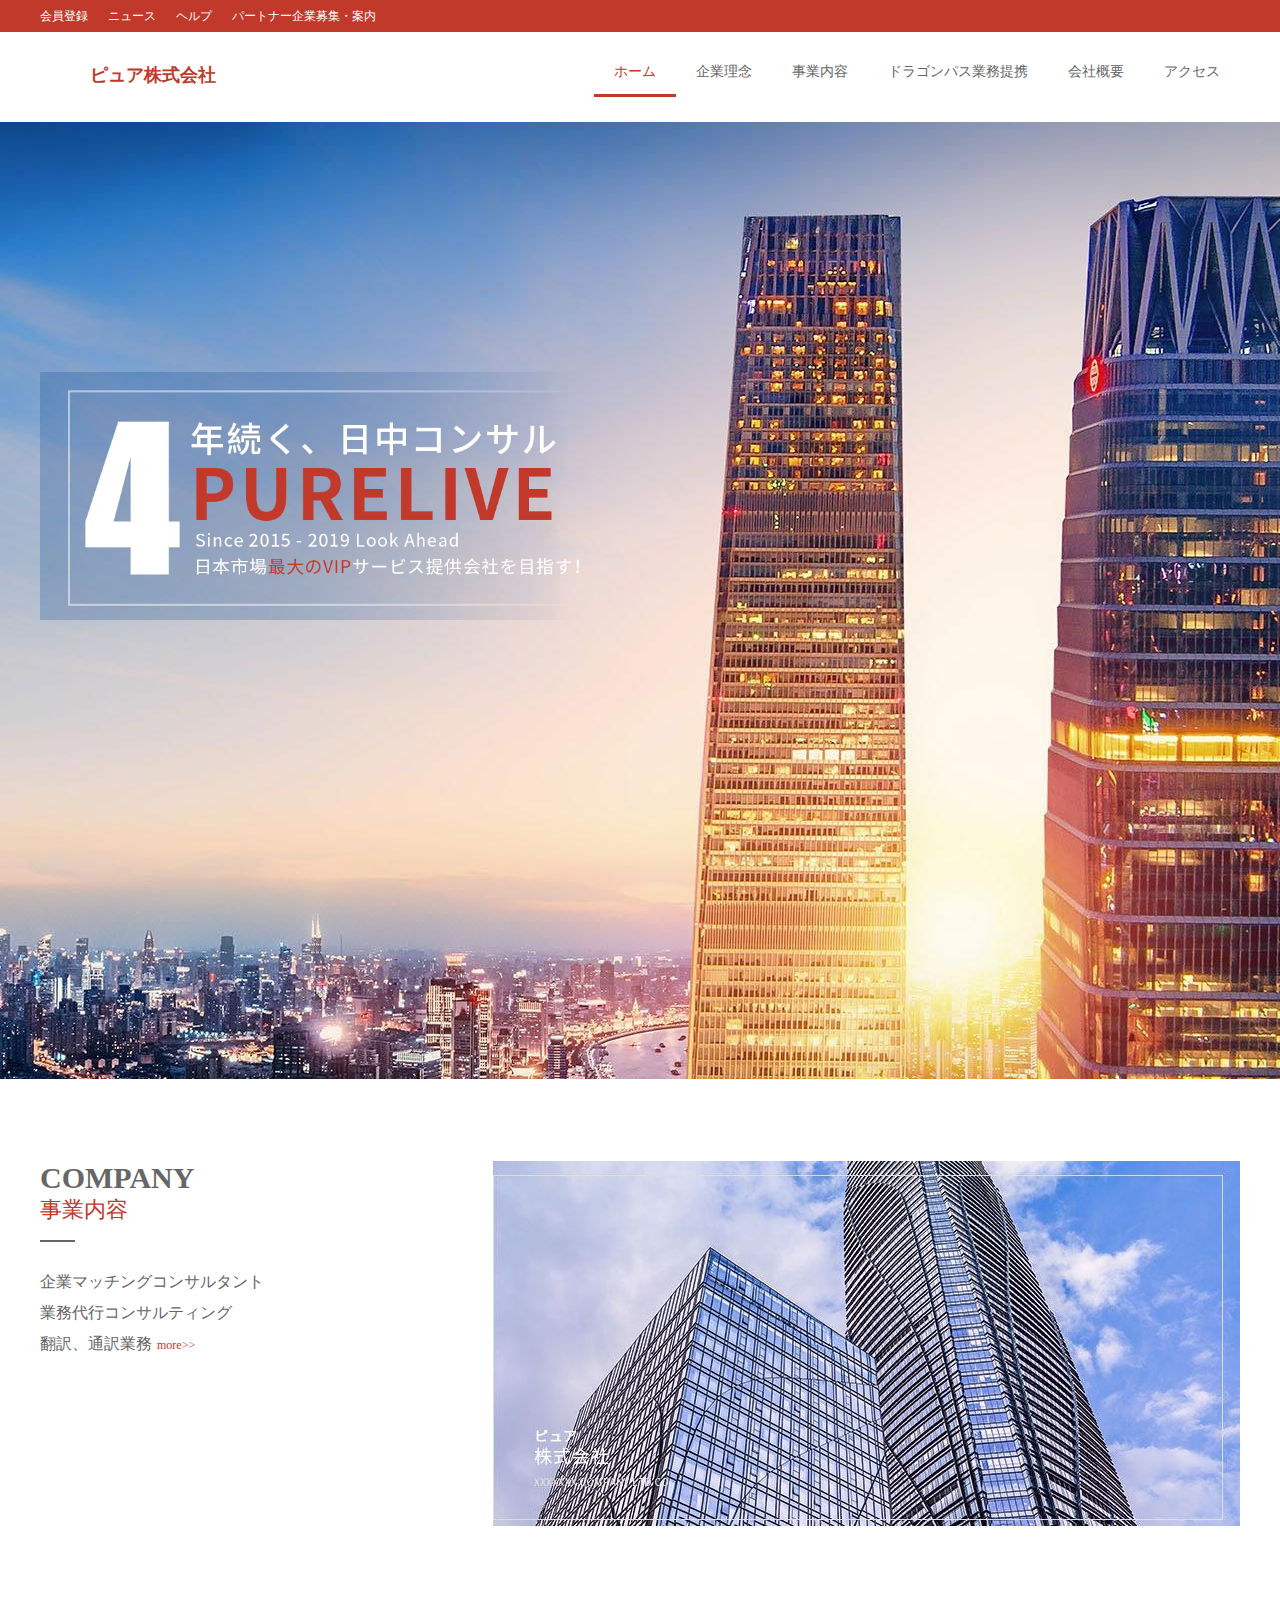
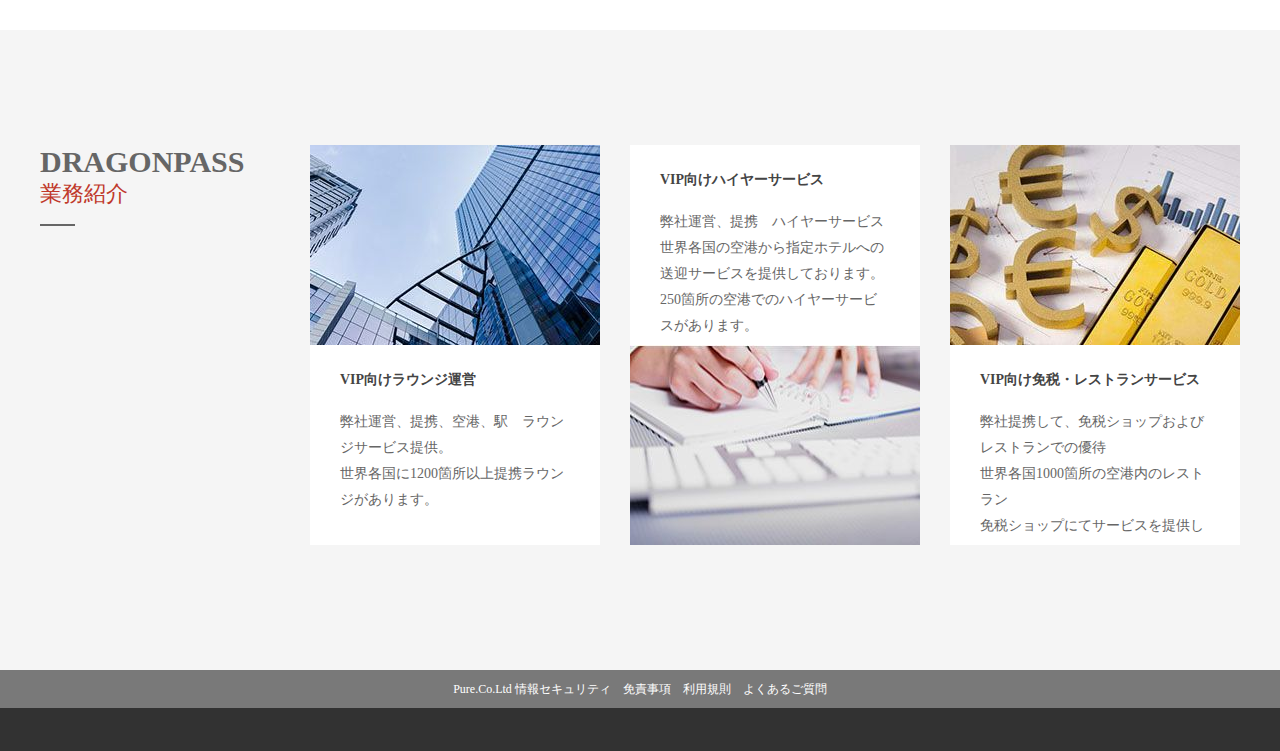
<file: index.html>
<!DOCTYPE html>
<html lang="en">

<head>
  <meta charset="UTF-8">
  <meta name="viewport" content="width=device-width,initial-scale=1.0,maximum-scale=1,user-scalable=no" />
  <meta name="format-detection" content="telephone=no,email=no" />
  <meta http-equiv="X-UA-Compatible" content="ie=edge">
  <title>ピュア株式会社</title>
  <link rel="shortcut icon" href="favicon.ico" />
  <link rel="stylesheet" href="base/css/common.css">
  <link rel="stylesheet" href="base/css/page.css">
</head>

<body>
  <div class="flex">
    <div class="top_bg">
      <div class="wd1200">
        <a href="javascript:;" class="top_a left">会員登録</a>
        <a href="javascript:;" class="top_a left">ニュース</a>
        <a href="javascript:;" class="top_a left">ヘルプ</a>
        <a href="javascript:;" class="top_a left">パートナー企業募集・案内</a>
      </div>
    </div>
    <div class="bg_white">
      <div class="head wd1200">
        <div class="log left">
          <h1>ピュア株式会社</h1>
        </div>
        <ul class="nav right">
          <li><a href="index.html" class="active">ホーム</a></li>
          <li><a href="concept.html">企業理念</a></li>
          <li><a href="company.html">事業内容</a></li>
          <li><a href="partners.html">ドラゴンパス業務提携</a></li>
          <li><a href="about.html">会社概要</a></li>
          <li><a href="contact.html">アクセス</a></li>
        </ul>
      </div>
    </div>
  </div>

  <div class="banner top_kong">
    <div class="wd1200 top_kong_bg">
      <img src="base/img/index-text.png" class="index-text" alt="">
    </div>
  </div>
  <div class="about wd1200">
    <div class="about_left left">
      <h2 class="about_h2_eng">COMPANY</h2>
      <p class="about_h2">事業内容</p>
      <div class="about_xian"></div>
      <p class="about_text">企業マッチングコンサルタント</p>
      <p class="about_text">業務代行コンサルティング </p>
      <p class="about_text">翻訳、通訳業務<a href="company.html" class="about_text_a">more>></a></p>
    </div>
    <div class="about_right right">
      <img src="base/img/about.jpg" />
    </div>
  </div>
  <div class="business_bj">
    <div class="business wd1200">
      <div class="business_left left">
        <h2 class="about_h2_eng">DRAGONPASS</h2>
        <p class="about_h2">業務紹介</p>
        <div class="about_xian"></div>
      </div>
      <div class="business_right right">
        <ul class="business_ul">
          <li>
            <img src="base/img/business1.jpg" alt="" />
            <div class="business_div">
              <h3>VIP向けラウンジ運営</h3>
              <p>弊社運営、提携、空港、駅　ラウンジサービス提供。</p>
              <p>世界各国に1200箇所以上提携ラウンジがあります。</p>
            </div>
          </li>
          <li class="active">
            <div class="business_div">
              <h3>VIP向けハイヤーサービス</h3>
              <p>弊社運営、提携　ハイヤーサービス</p>
              <p>世界各国の空港から指定ホテルへの送迎サービスを提供しております。</p>
              <p>250箇所の空港でのハイヤーサービスがあります。</p>
            </div>
            <img src="base/img/business2.jpg" alt="" />
          </li>
          <li>
            <a href="partners.html">
              <img src="base/img/business3.jpg" alt="" />
              <div class="business_div">
                <h3>VIP向け免税・レストランサービス</h3>
                <p>弊社提携して、免税ショップおよびレストランでの優待</p>
                <p>世界各国1000箇所の空港内のレストラン</p>
                <p>免税ショップにてサービスを提供しております。</p>
              </div>
            </a>
          </li>
        </ul>
      </div>
    </div>
  </div>
  <div class="foot_bg">
    <div class="foot wd1200">
      <p style='text-align: center'>Pure.Co.Ltd 情報セキュリティ　免責事項　利用規則　よくあるご質問</p>
    </div>
  </div>
  <div class="foot_info"></div>
</body>

</html>
</file>
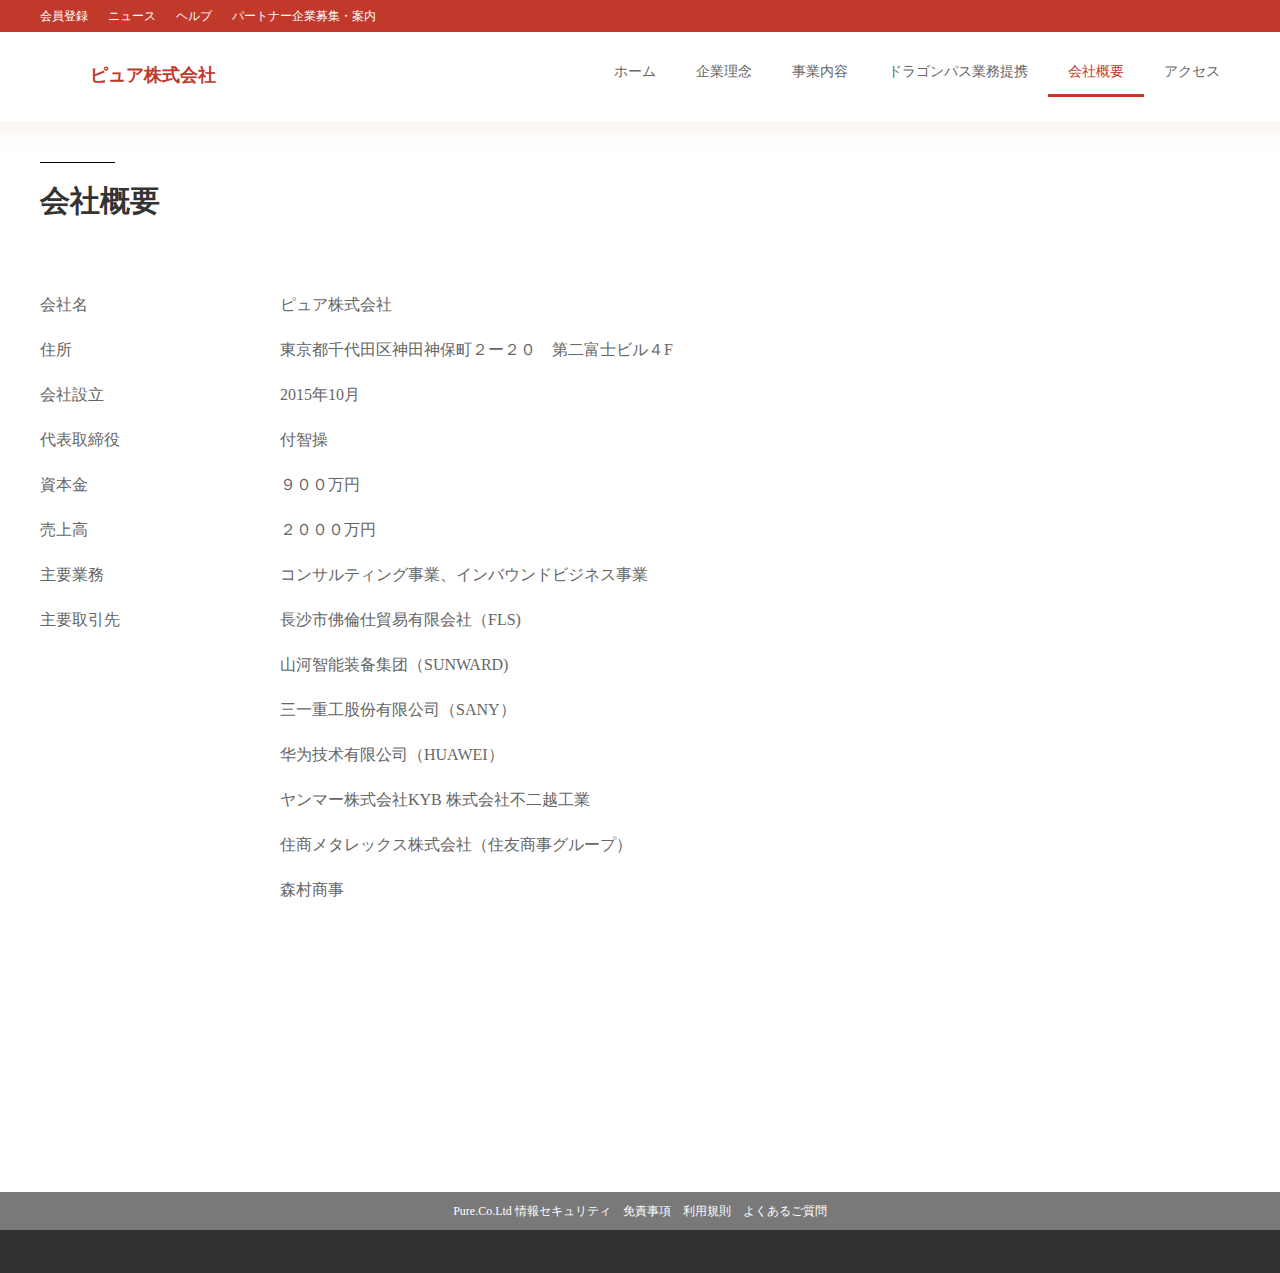
<file: about.html>
<!DOCTYPE html>
<html lang="en">

<head>
  <meta charset="UTF-8">
  <meta name="viewport" content="width=S, initial-scale=1.0">
  <meta http-equiv="X-UA-Compatible" content="ie=edge">
  <title>ピュア株式会社</title>
  <link rel="shortcut icon" href="favicon.ico" />
  <link rel="stylesheet" href="base/css/common.css">
  <link rel="stylesheet" href="base/css/page.css">
</head>

<body>
  <div class="flex">
    <div class="top_bg">
      <div class="wd1200">
        <a href="javascript:;" class="top_a left">会員登録</a>
        <a href="javascript:;" class="top_a left">ニュース</a>
        <a href="javascript:;" class="top_a left">ヘルプ</a>
        <a href="javascript:;" class="top_a left">パートナー企業募集・案内</a>
      </div>
    </div>
    <div class="bg_white">
      <div class="head wd1200">
        <div class="log left">
          <h1>ピュア株式会社</h1>
        </div>
        <ul class="nav right">
          <li><a href="index.html">ホーム</a></li>
          <li><a href="concept.html">企業理念</a></li>
          <li><a href="company.html">事業内容</a></li>
          <li><a href="partners.html">ドラゴンパス業務提携</a></li>
          <li><a href="about.html" class="active">会社概要</a></li>
          <li><a href="contact.html">アクセス</a></li>
        </ul>
      </div>
    </div>
  </div>
  <div class="contact_bg top_kong">
    <div class="contact wd1200">
      <div class="contact_xian"></div>
      <h1 class="contact_h1">会社概要</h1>
      <div class="about_box wd1200">
        <div class="about_box_item">
          <p class="about_box_item_title">会社名</p>
          <p class="about_box_item_contain">ピュア株式会社</p>
        </div>
        <div class="about_box_item">
          <p class="about_box_item_title">住所</p>
          <p class="about_box_item_contain">東京都千代田区神田神保町２ー２０　第二富士ビル４F</p>
        </div>
        <div class="about_box_item">
          <p class="about_box_item_title">会社設立</p>
          <p class="about_box_item_contain">2015年10月</p>
        </div>
        <div class="about_box_item">
          <p class="about_box_item_title">代表取締役</p>
          <p class="about_box_item_contain">付智操</p>
        </div>
        <div class="about_box_item">
          <p class="about_box_item_title">資本金</p>
          <p class="about_box_item_contain">９００万円</p>
        </div>
        <div class="about_box_item">
          <p class="about_box_item_title">売上高</p>
          <p class="about_box_item_contain">２０００万円</p>
        </div>
        <div class="about_box_item">
          <p class="about_box_item_title">主要業務</p>
          <p class="about_box_item_contain">コンサルティング事業、インバウンドビジネス事業</p>
        </div>
        <div class="about_box_item">
          <p class="about_box_item_title">主要取引先</p>
          <p class="about_box_item_contain">長沙市佛倫仕貿易有限会社（FLS)</p>
        </div>
        <div class="about_box_item">
          <p class="about_box_item_title">&nbsp;</p>
          <p class="about_box_item_contain">山河智能装备集团（SUNWARD)</p>
        </div>
        <div class="about_box_item">
          <p class="about_box_item_title">&nbsp;</p>
          <p class="about_box_item_contain">三一重工股份有限公司（SANY）</p>
        </div>
        <div class="about_box_item">
          <p class="about_box_item_title">&nbsp;</p>
          <p class="about_box_item_contain">华为技术有限公司（HUAWEI）</p>
        </div>
        <div class="about_box_item">
          <p class="about_box_item_title">&nbsp;</p>
          <p class="about_box_item_contain">ヤンマー株式会社KYB 株式会社不二越工業</p>
        </div>
        <div class="about_box_item">
          <p class="about_box_item_title">&nbsp;</p>
          <p class="about_box_item_contain">住商メタレックス株式会社（住友商事グループ）</p>
        </div>
        <div class="about_box_item">
          <p class="about_box_item_title">&nbsp;</p>
          <p class="about_box_item_contain">森村商事</p>
        </div>
      </div>



      <!-- <div class="contact_about wd1200">
        <div class="about_div">
          <h3>内容</h3>
          <p class="about_p">ピュア株式会社</p>
        </div>
        <div class="about_div">
          <h3>住所</h3>
          <p class="about_p2 about_p3">〒101-0051</p>
          <p class="about_p2 about_p4">東京都千代田区神田神保町2丁目20番地第二フジビル4階</p>
        </div>
        <div class="about_div">
          <h3>連絡先</h3>
          <p class="about_p2 about_p3">TEL：03-6261-2698</p>
          <p class="about_p2 about_p4">FAX：03-6332-8987</p>
        </div>
        <div class="about_div">
          <h3>メールでのお問い合わせ</h3>
          <p class="about_p">pure-consulting@purelive.co.jp</p>
        </div>
        <div class="about_div">
          <h3>資本金資本金</h3>
          <p class="about_p">９００万円</p>
        </div>
        <div class="about_div">
          <h3>売上高</h3>
          <p class="about_p">２０００万円</p>
        </div>
        <div class="about_div">
          <h3>主要業務</h3>
          <p class="about_p">コンサルタント</p>
        </div>
        <div class="about_div">
          <h3>主要取引先</h3>
          <div class="about_list">
            <p class="about_p2">誠心製薬</p>
            <p class="about_p2">熊野油脂</p>
            <p class="about_p2">住友商事</p>
            <p class="about_p2">KYB株式会社</p>
            <p class="about_p2">ヤンマー株式会社</p>
          </div>
        </div>
      </div> -->
    </div>
  </div>
  <div class="foot_bg">
    <div class="foot wd1200">
      <p style='text-align: center'>Pure.Co.Ltd 情報セキュリティ　免責事項　利用規則　よくあるご質問</p>
    </div>
  </div>
  <div class="foot_info"></div>
</body>

</html>
</file>
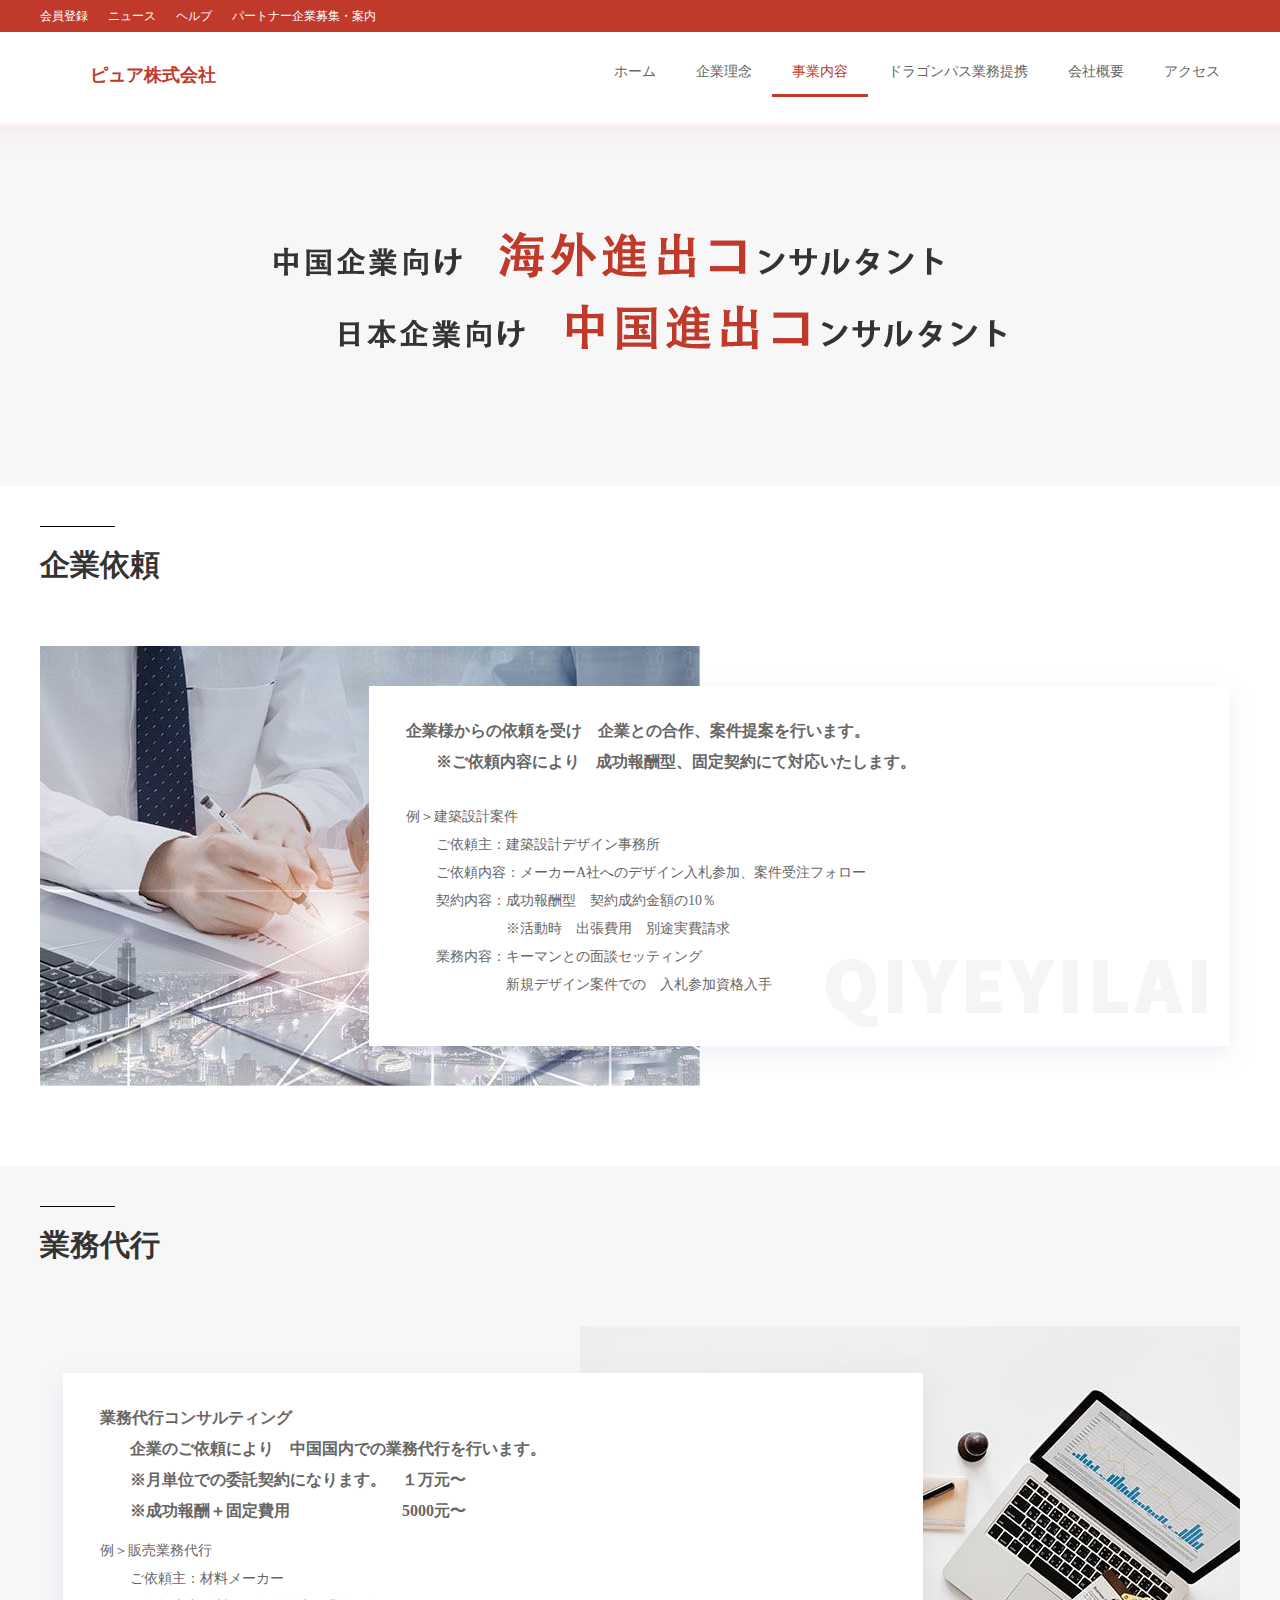
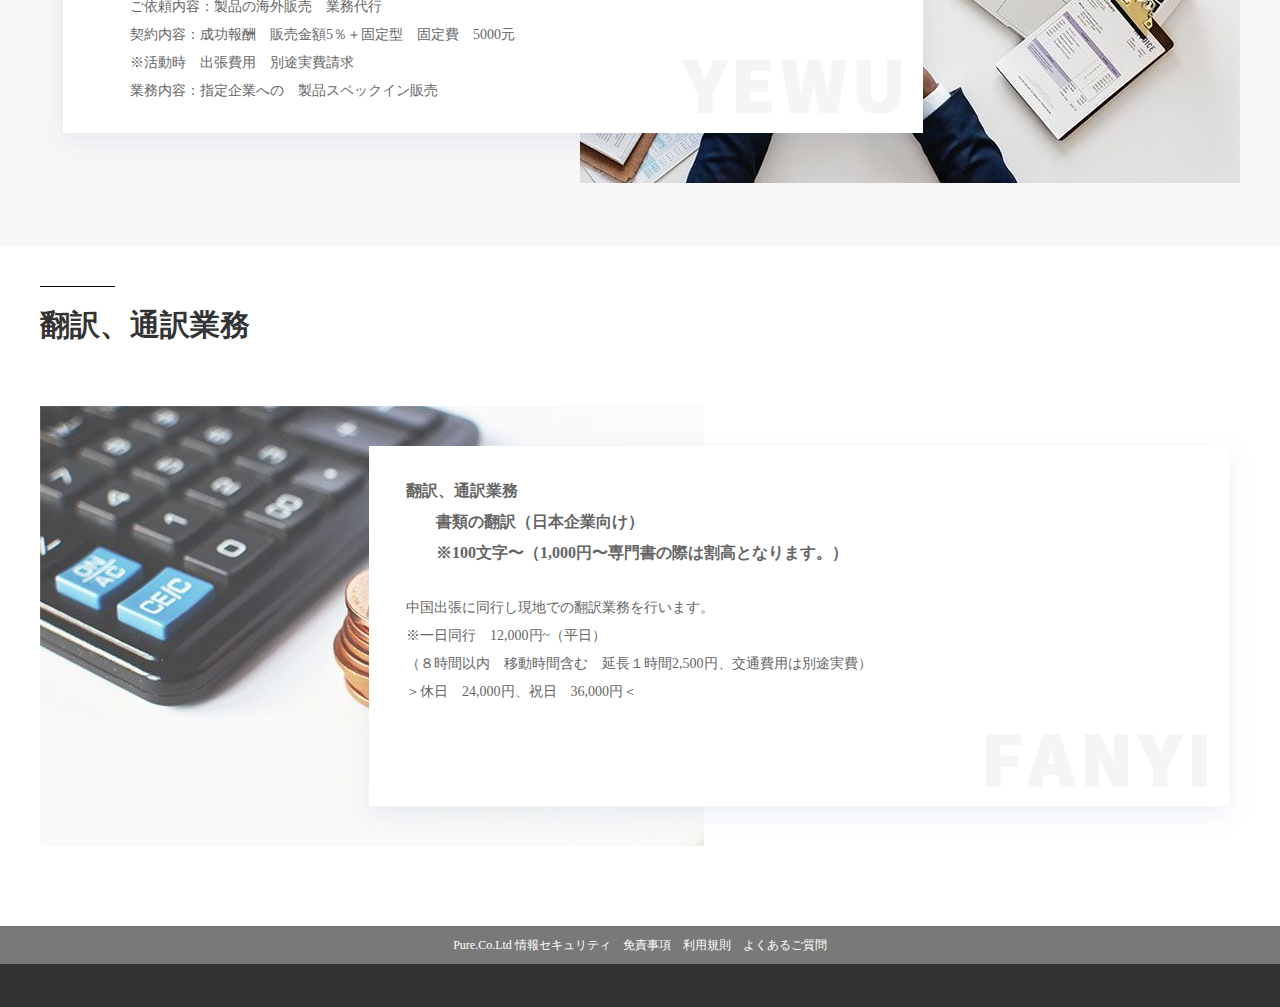
<file: company.html>
<!DOCTYPE html>
<html lang="en">

<head>
  <meta charset="UTF-8">
  <meta name="viewport" content="width=S, initial-scale=1.0">
  <meta http-equiv="X-UA-Compatible" content="ie=edge">
  <title>ピュア株式会社</title>
  <link rel="shortcut icon" href="favicon.ico" />
  <link rel="stylesheet" href="base/css/common.css">
  <link rel="stylesheet" href="base/css/page.css">
</head>

<body>
  <div class="flex">
    <div class="top_bg">
      <div class="wd1200">
        <a href="javascript:;" class="top_a left">会員登録</a>
        <a href="javascript:;" class="top_a left">ニュース</a>
        <a href="javascript:;" class="top_a left">ヘルプ</a>
        <a href="javascript:;" class="top_a left">パートナー企業募集・案内</a>
      </div>
    </div>
    <div class="bg_white">
      <div class="head wd1200">
        <div class="log left">
          <h1>ピュア株式会社</h1>
        </div>
        <ul class="nav right">
          <li><a href="index.html">ホーム</a></li>
          <li><a href="concept.html">企業理念</a></li>
          <li><a href="company.html" class="active">事業内容</a></li>
          <li><a href="partners.html">ドラゴンパス業務提携</a></li>
          <li><a href="about.html">会社概要</a></li>
          <li><a href="contact.html">アクセス</a></li>
        </ul>
      </div>
    </div>
  </div>
  <div class="company_banner top_kong">
    <img src="base/img/company-banner.png" class="company-banner" alt="">
  </div>

  <div class="company_bg">
    <div class="company">
      <div class="company_box">
        <div class="contact_xian"></div>
        <h1 class="contact_h1">企業依頼</h1>
        <div class="company-list">
          <img src="base/img/company1.jpg" />
          <div class="company-list-div">
            <h3 class="company-h3-a">企業様からの依頼を受け　企業との合作、案件提案を行います。</h3>
            <h3 class="company-h3-b"> ※ご依頼内容により　成功報酬型、固定契約にて対応いたします。</h3>
            <p class="company-p-title">例＞建築設計案件</p>
            <p class="company-p-list">ご依頼主：建築設計デザイン事務所</p>
            <p class="company-p-list">ご依頼内容：メーカーA社へのデザイン入札参加、案件受注フォロー</p>
            <p class="company-p-list">契約内容：成功報酬型　契約成約金額の10％</p>
            <p class="company-p-list2">※活動時　出張費用　別途実費請求</p>
            <p class="company-p-list">業務内容：キーマンとの面談セッティング</p>
            <p class="company-p-list2">新規デザイン案件での　入札参加資格入手</p>
            <img class="company-icon-1" src="base/img/company-icon-1.png" alt="">
          </div>
        </div>
      </div>

      <div class="company_box2">
        <div class="company_box ">
          <div class="contact_xian"></div>
          <h1 class="contact_h1">業務代行</h1>
          <div class="company-list">
            <img src="base/img/company2.jpg" class="right" />
            <div class="company-list-div company-list-div-active">
              <h3 class="company-h3-a">業務代行コンサルティング</h3>
              <h3 class="company-h3-b"> 企業のご依頼により　中国国内での業務代行を行います。</h3>
              <h3 class="company-h3-b"> ※月単位での委託契約になります。　１万元〜</h3>
              <h3 class="company-h3-b"> ※成功報酬＋固定費用　　　　　　　5000元〜</h3>
              <p class="company-p-title" style="padding-top:20px;">例＞販売業務代行</p>
              <p class="company-p-list">ご依頼主：材料メーカー</p>
              <p class="company-p-list">ご依頼内容：製品の海外販売　業務代行</p>
              <p class="company-p-list">契約内容：成功報酬　販売金額5％＋固定型　固定費　5000元</p>
              <p class="company-p-list">※活動時　出張費用　別途実費請求</p>
              <p class="company-p-list">業務内容：指定企業への　製品スペックイン販売</p>
              <img class="company-icon-1" src="base/img/company-icon-2.png" alt="">
            </div>
          </div>
        </div>
      </div>

      <div class="company_box">
        <div class="contact_xian"></div>
        <h1 class="contact_h1">翻訳、通訳業務</h1>
        <div class="company-list">
          <img src="base/img/company3.jpg" />
          <div class="company-list-div">
            <h3 class="company-h3-a">翻訳、通訳業務</h3>
            <h3 class="company-h3-b"> 書類の翻訳（日本企業向け）</h3>
            <h3 class="company-h3-b"> ※100文字〜（1,000円〜専門書の際は割高となります。）</h3>
            <p class="company-p-title">中国出張に同行し現地での翻訳業務を行います。</p>
            <p class="company-p-title company-p-title2">※一日同行　12,000円~（平日）</p>
            <p class="company-p-title company-p-title2">（８時間以内　移動時間含む　延長１時間2,500円、交通費用は別途実費）</p>
            <p class="company-p-title company-p-title2">＞休日　24,000円、祝日　36,000円＜</p>
            <img class="company-icon-1" src="base/img/company-icon-3.png" alt="">
          </div>
        </div>
      </div>

    </div>
  </div>

  <div class="foot_bg">
    <div class="foot wd1200">
      <p style='text-align: center'>Pure.Co.Ltd 情報セキュリティ　免責事項　利用規則　よくあるご質問</p>
    </div>
  </div>
  <div class="foot_info"></div>

  <!-- <div class="flex_box">
    <a href="#">企业依赖</a>
    <a href="#" class="active">業務代行</a>
    <a href="#">翻訳、通訳業務</a>
  </div> -->

</body>

</html>
</file>
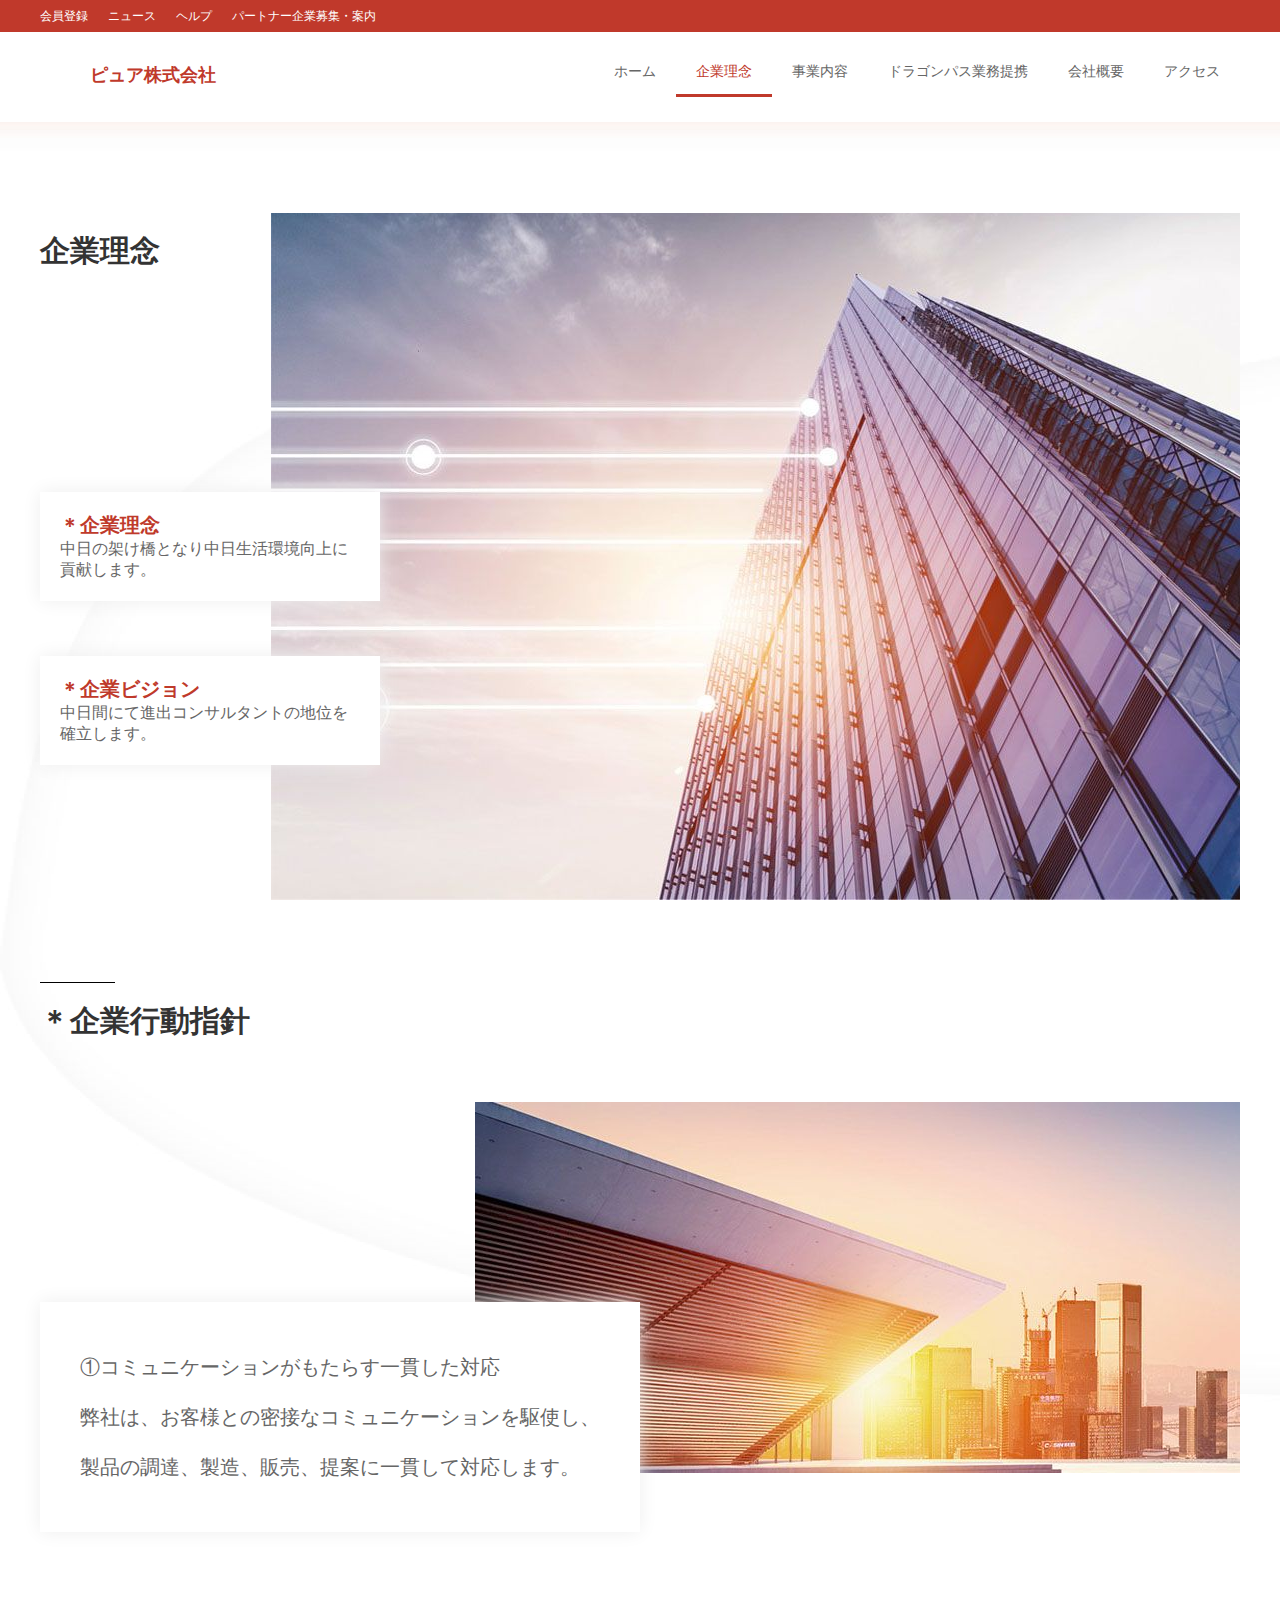
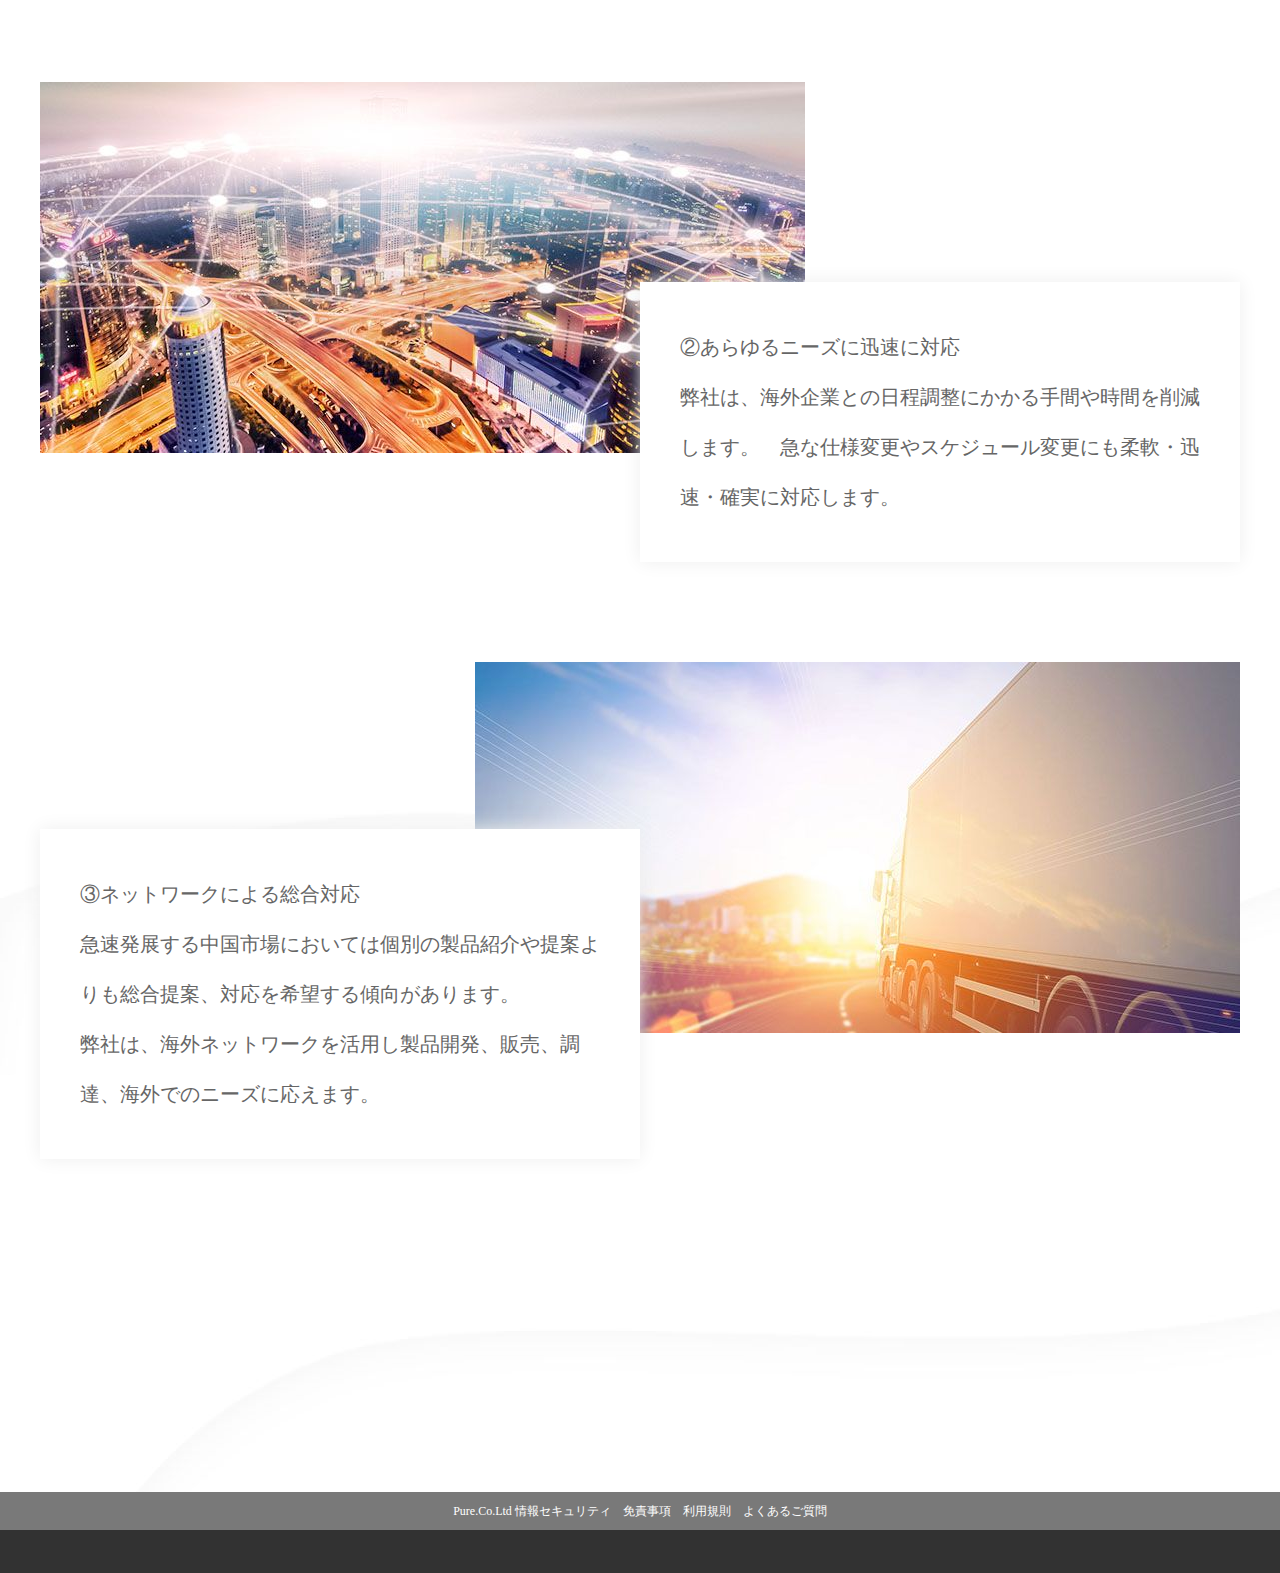
<file: concept.html>
<!DOCTYPE html>
<html lang="en">

<head>
  <meta charset="UTF-8">
  <meta name="viewport" content="width=S, initial-scale=1.0">
  <meta http-equiv="X-UA-Compatible" content="ie=edge">
  <title>ピュア株式会社</title>
  <link rel="shortcut icon" href="favicon.ico" />
  <link rel="stylesheet" href="base/css/common.css">
  <link rel="stylesheet" href="base/css/page.css">
</head>

<body>
  <div class="flex">
    <div class="top_bg">
      <div class="wd1200">
        <a href="javascript:;" class="top_a left">会員登録</a>
        <a href="javascript:;" class="top_a left">ニュース</a>
        <a href="javascript:;" class="top_a left">ヘルプ</a>
        <a href="javascript:;" class="top_a left">パートナー企業募集・案内</a>
      </div>
    </div>
    <div class="bg_white">
      <div class="head wd1200">
        <div class="log left">
          <h1>ピュア株式会社</h1>
        </div>
        <ul class="nav right">
          <li><a href="index.html">ホーム</a></li>
          <li><a href="concept.html" class="active">企業理念</a></li>
          <li><a href="company.html">事業内容</a></li>
          <li><a href="partners.html">ドラゴンパス業務提携</a></li>
          <li><a href="about.html">会社概要</a></li>
          <li><a href="contact.html">アクセス</a></li>
        </ul>
      </div>
    </div>
  </div>
  <div class="contact_bg top_kong" style="position: relative">
    <div class="big-bg">
      <div class="hz_body wd1200">
        <div class="ln-top">
          <div class="contact_xian"></div>
          <h1 class="contact_h1" style='padding-bottom:160px'>企業理念</h1>
          <img src="base/img/ln-top.jpg" alt="" class="ln-top-img" />
          <div class="hz-item-small">
            <h3>＊企業理念</h3>
            <p>中日の架け橋となり中日生活環境向上に貢献します。</p>
          </div>
          <div class="hz-item-small">
            <h3>＊企業ビジョン</h3>
            <p>中日間にて進出コンサルタントの地位を確立します。 </p>
          </div>
        </div>
        <div class="contact_xian" style="margin-top:40px"></div>
        <h1 class="contact_h1">＊企業行動指針</h1>
        <div class="hz-box">
          <img src="base/img/ln-1.jpg" class="hz-img hz-img-one" alt="">
          <div class="hz-item hz-item-one hz-item-three">
            <p>①コミュニケーションがもたらす一貫した対応</p>
            <p>弊社は、お客様との密接なコミュニケーションを駆使し、製品の調達、製造、販売、提案に一貫して対応します。</p>
          </div>
        </div>
        <div class="hz-box">
          <img src="base/img/ln-2.jpg" class="hz-img hz-img-two" alt="">
          <div class="hz-item hz-item-two hz-item-three">
            <p>②あらゆるニーズに迅速に対応</p>
            <p>弊社は、海外企業との日程調整にかかる手間や時間を削減します。　急な仕様変更やスケジュール変更にも柔軟・迅速・確実に対応します。</p>
          </div>
        </div>
        <div class="hz-box">
          <img src="base/img/ln-3.jpg" class="hz-img hz-img-one" alt="">
          <div class="hz-item hz-item-one">
            <p>③ネットワークによる総合対応</p>
            <p>急速発展する中国市場においては個別の製品紹介や提案よりも総合提案、対応を希望する傾向があります。</p>
            <p>弊社は、海外ネットワークを活用し製品開発、販売、調達、海外でのニーズに応えます。</p>

          </div>
        </div>
      </div>
    </div>

  </div>
  <div class="foot_bg">
    <div class="foot wd1200">
      <p style='text-align: center'>Pure.Co.Ltd 情報セキュリティ　免責事項　利用規則　よくあるご質問</p>
    </div>
  </div>
  <div class="foot_info"></div>
</body>

</html>
</file>
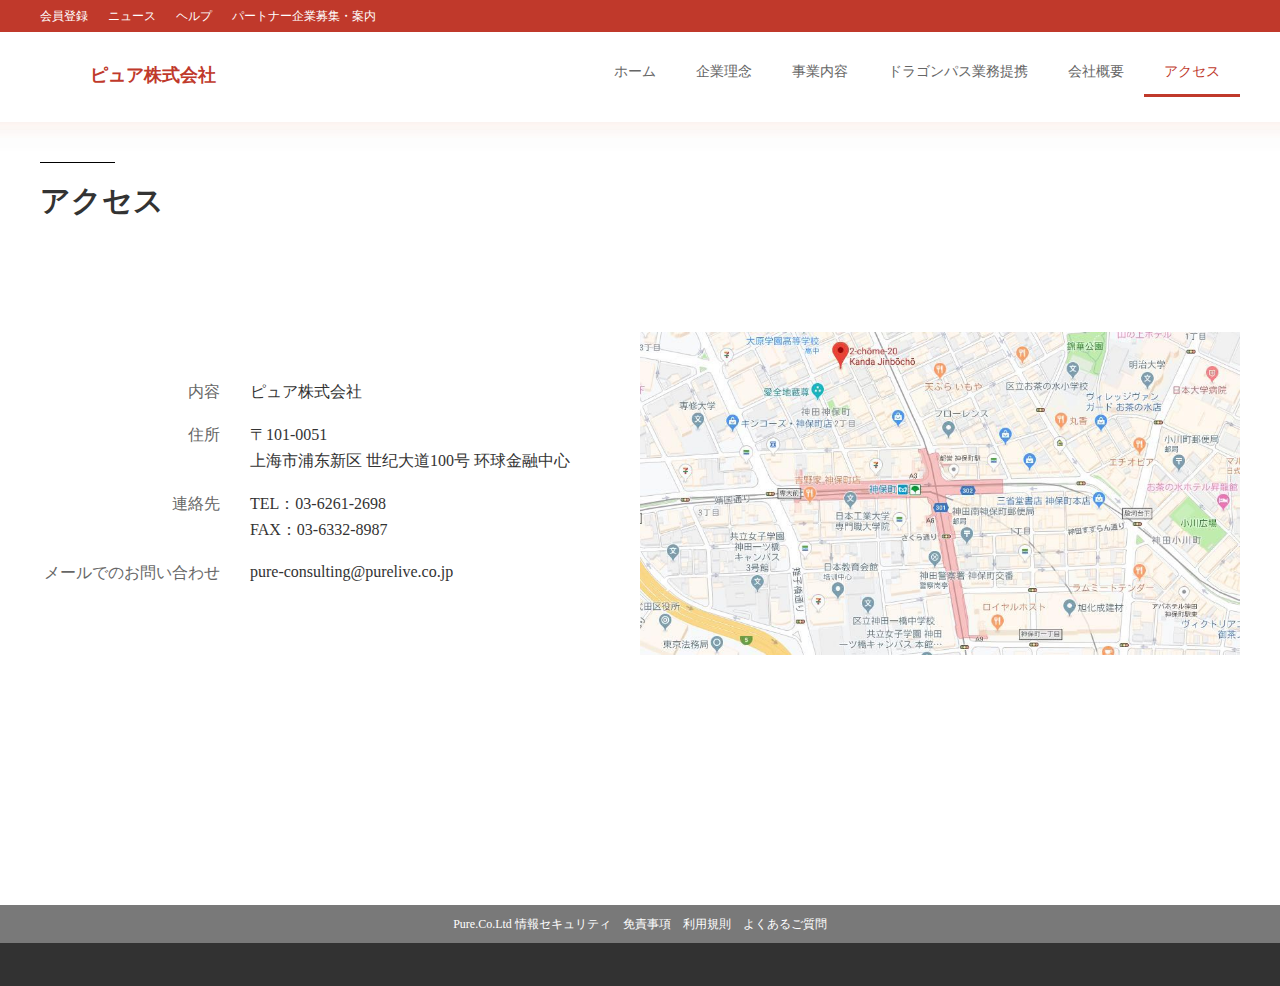
<file: contact.html>
<!DOCTYPE html>
<html lang="en">

<head>
  <meta charset="UTF-8">
  <meta name="viewport" content="width=S, initial-scale=1.0">
  <meta http-equiv="X-UA-Compatible" content="ie=edge">
  <title>ピュア株式会社</title>
  <link rel="shortcut icon" href="favicon.ico" />
  <link rel="stylesheet" href="base/css/common.css">
  <link rel="stylesheet" href="base/css/page.css">
</head>

<body>
  <div class="flex">
    <div class="top_bg">
      <div class="wd1200">
        <a href="javascript:;" class="top_a left">会員登録</a>
        <a href="javascript:;" class="top_a left">ニュース</a>
        <a href="javascript:;" class="top_a left">ヘルプ</a>
        <a href="javascript:;" class="top_a left">パートナー企業募集・案内</a>
      </div>
    </div>
    <div class="bg_white">
      <div class="head wd1200">
        <div class="log left">
          <h1>ピュア株式会社</h1>
        </div>
        <ul class="nav right">
          <li><a href="index.html">ホーム</a></li>
          <li><a href="concept.html">企業理念</a></li>
          <li><a href="company.html">事業内容</a></li>
          <li><a href="partners.html">ドラゴンパス業務提携</a></li>
          <li><a href="about.html">会社概要</a></li>
          <li><a href="contact.html" class="active">アクセス</a></li>
        </ul>
      </div>
    </div>
  </div>
  <div class="contact_bg top_kong">
    <div class="contact wd1200">
      <div class="contact_xian"></div>
      <h1 class="contact_h1">アクセス</h1>
      <!--<div class="contact_banner">
        <img src="base/img/contact_nav.jpg" />
      </div>-->
      <div class="contact_commot">
        <div class="contact_left">
          <!-- <h2>アクセス</h2> -->
          <ul class="contact_list">
            <li>
              <p class="contact_lable">内容</p>
              <div class="left">
                <p class="contact_value">ピュア株式会社</p>
              </div>
            </li>
            <li>
              <p class="contact_lable">住所</p>
              <div class="left">
                <p class="contact_value" style="float: none;margin-bottom:5px">〒101-0051 </p>
                <p class="contact_value">上海市浦东新区 世纪大道100号 环球金融中心</p>
              </div>
            </li>
            <li>
              <p class="contact_lable">連絡先</p>
              <div class="left">
                <p class="contact_value" style="float: none;margin-bottom:5px">TEL：03-6261-2698</p>
                <p class="contact_value">FAX：03-6332-8987</p>
              </div>
            </li>
            <li>
              <p class="contact_lable">メールでのお問い合わせ</p>
              <p class="contact_value">pure-consulting@purelive.co.jp</p>
            </li>
          </ul>

        </div>
        <img src="base/img/map.jpg" class="left" style="width:50%" />
      </div>
    </div>
  </div>
  <div class="foot_bg">
    <div class="foot wd1200">
      <p style='text-align: center'>Pure.Co.Ltd 情報セキュリティ　免責事項　利用規則　よくあるご質問</p>
    </div>
  </div>
  <div class="foot_info"></div>
</body>

</html>
</file>
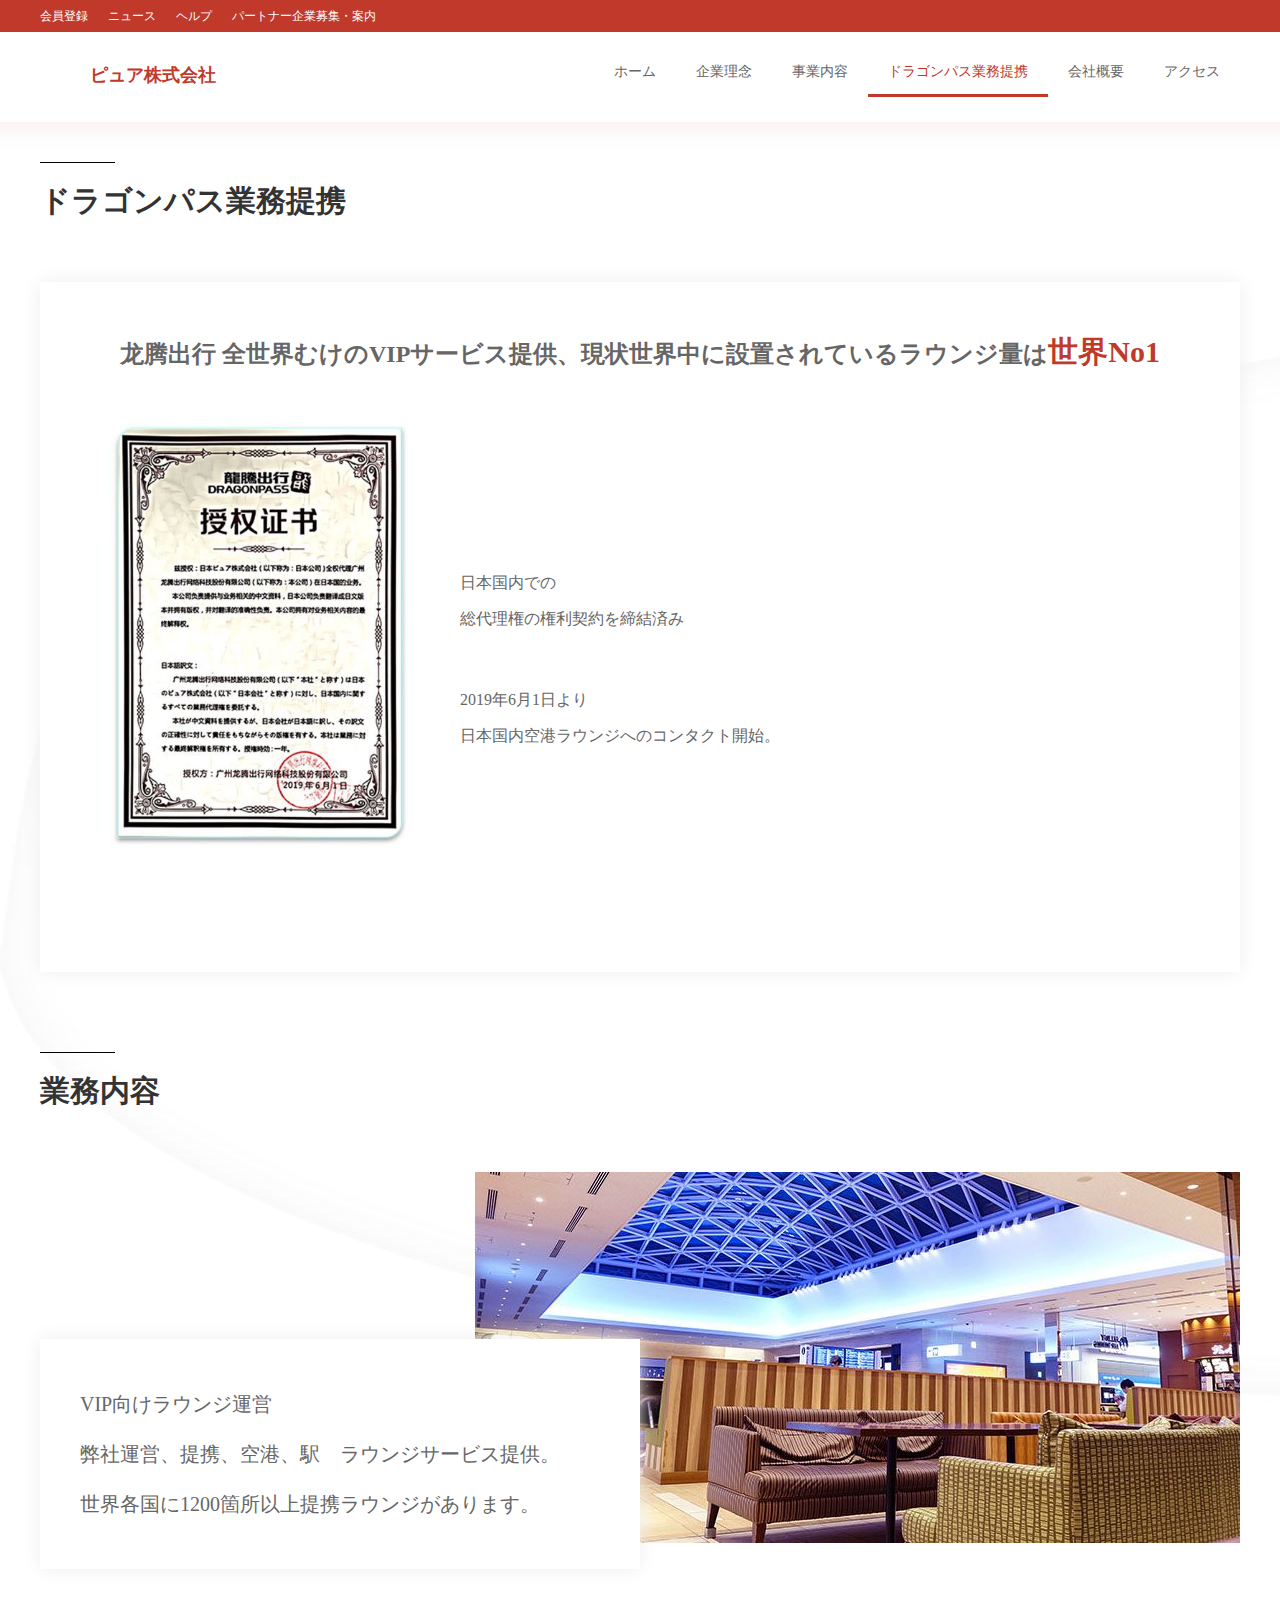
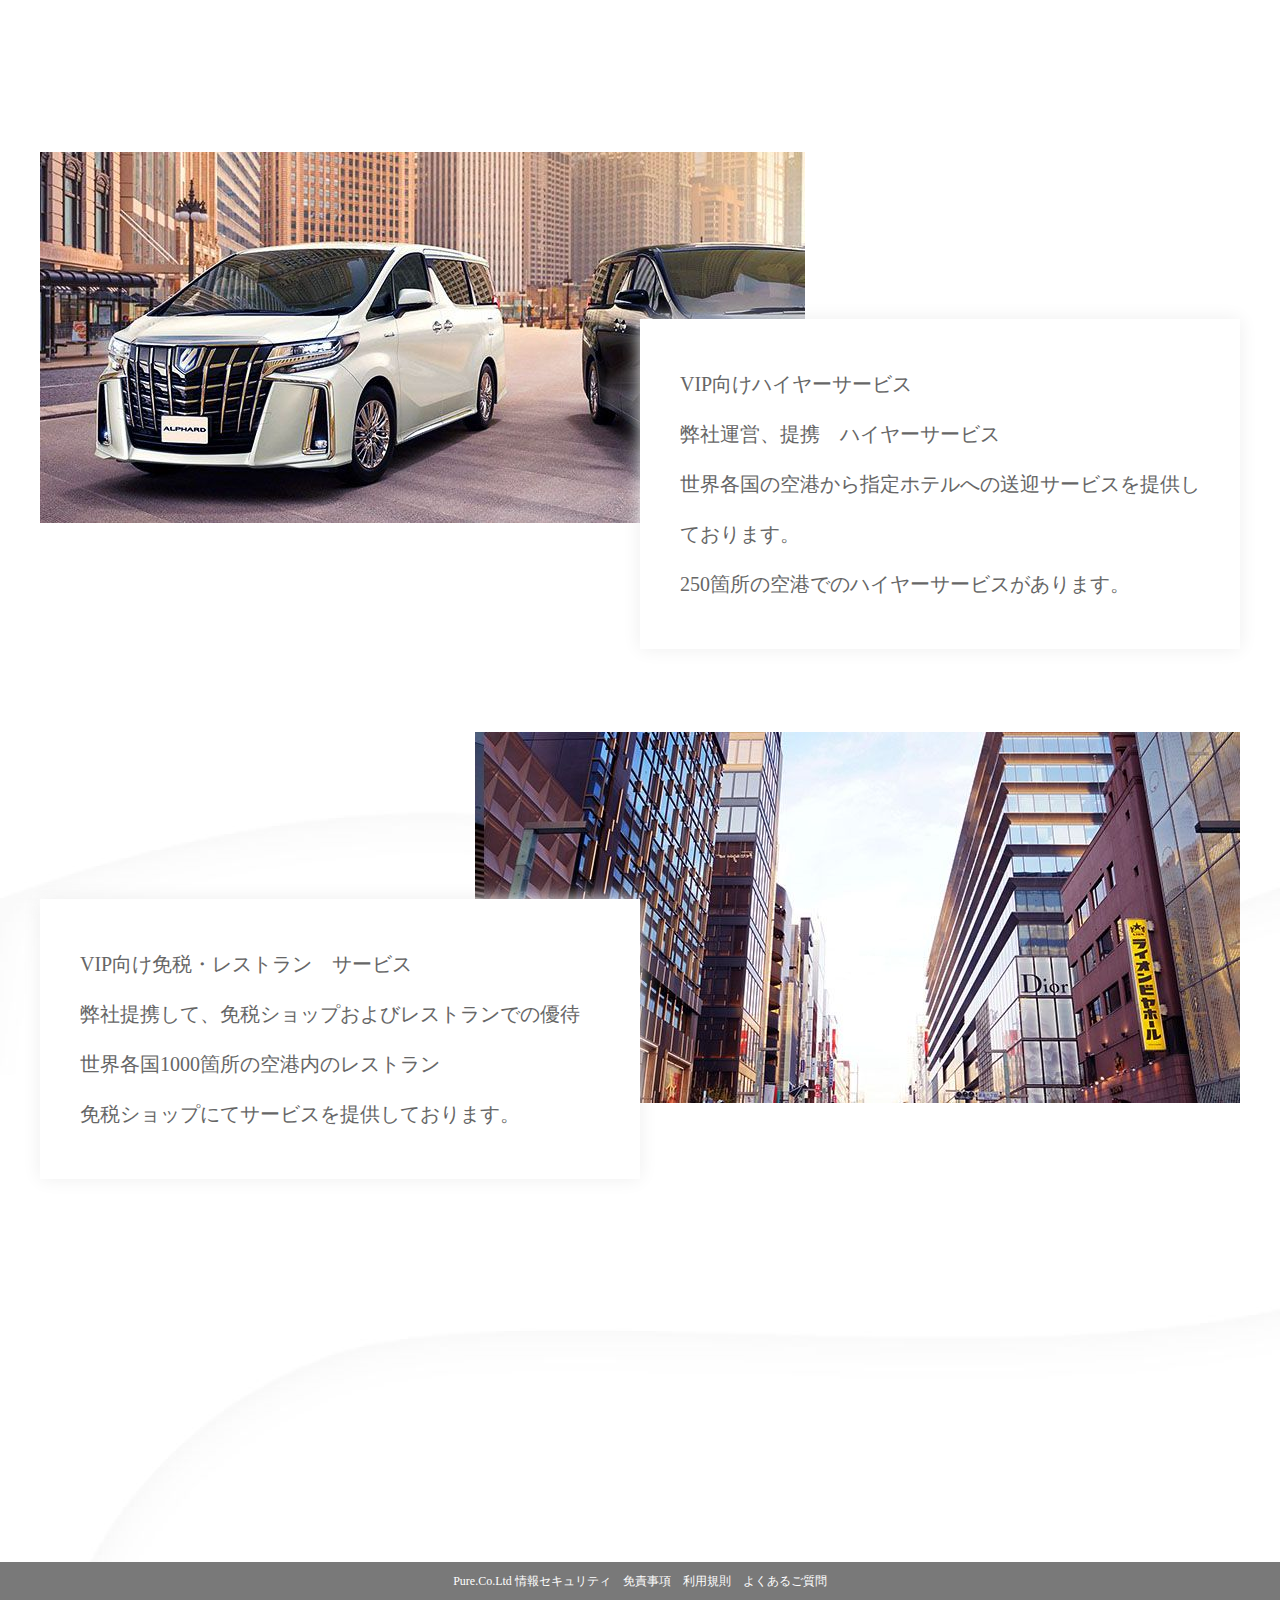
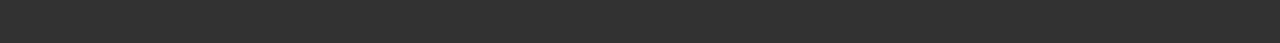
<file: partners.html>
<!DOCTYPE html>
<html lang="en">

<head>
  <meta charset="UTF-8">
  <meta name="viewport" content="initial-scale=1, maximum-scale=1, minimum-scale=1, user-scalable=no">
  <meta http-equiv="X-UA-Compatible" content="ie=edge">
  <title>ピュア株式会社</title>
  <link rel="shortcut icon" href="favicon.ico" />
  <link rel="stylesheet" href="base/css/common.css">
  <link rel="stylesheet" href="base/css/page.css">
</head>

<body>
  <div class="flex">
    <div class="top_bg">
      <div class="wd1200">
        <a href="javascript:;" class="top_a left">会員登録</a>
        <a href="javascript:;" class="top_a left">ニュース</a>
        <a href="javascript:;" class="top_a left">ヘルプ</a>
        <a href="javascript:;" class="top_a left">パートナー企業募集・案内</a>
      </div>
    </div>
    <div class="bg_white">
      <div class="head wd1200">
        <div class="log left">
          <h1>ピュア株式会社</h1>
        </div>
        <ul class="nav right">
          <li><a href="index.html">ホーム</a></li>
          <li><a href="concept.html">企業理念</a></li>
          <li><a href="company.html">事業内容</a></li>
          <li><a href="partners.html" class="active">ドラゴンパス業務提携</a></li>
          <li><a href="about.html">会社概要</a></li>
          <li><a href="contact.html">アクセス</a></li>
        </ul>
      </div>
    </div>
  </div>
  <div class="big-bg top_kong">
    <div class="contact_bg" style="position: relative">

      <div class="hz_body wd1200">
        <div class="contact_xian"></div>
        <h1 class="contact_h1">ドラゴンパス業務提携</h1>
        <div class="hz_show">
          <h2 class="hz_show_h2">龙腾出行 全世界むけのVIPサービス提供、現状世界中に設置されているラウンジ量は<span class="span-title">世界No1</span></h2>
          <img src="base/img/hz-zz.jpg" alt="" class="left hz_zz" />
          <div class="left hz_info">
            <p class="hz_title">日本国内での</p>
            <p>総代理権の権利契約を締結済み</p>
            <p class="hz_title">2019年6月1日より　</p>
            <p>日本国内空港ラウンジへのコンタクト開始。</p>
          </div>
        </div>
        <div class="contact_xian" style="margin-top:40px"></div>
        <h1 class="contact_h1">業務内容</h1>
        <div class="hz-box">
          <img src="base/img/hz-1.jpg" class="hz-img hz-img-one" alt="">
          <div class="hz-item hz-item-one">
            <p>VIP向けラウンジ運営</p>
            <p>弊社運営、提携、空港、駅　ラウンジサービス提供。</p>
            <p>世界各国に1200箇所以上提携ラウンジがあります。</p>
          </div>
        </div>
        <div class="hz-box">
          <img src="base/img/hz-2.jpg" class="hz-img hz-img-two" alt="">
          <div class="hz-item hz-item-two">
            <p>VIP向けハイヤーサービス</p>
            <p>弊社運営、提携　ハイヤーサービス</p>
            <p>世界各国の空港から指定ホテルへの送迎サービスを提供しております。</p>
            <p>250箇所の空港でのハイヤーサービスがあります。</p>
          </div>
        </div>
        <div class="hz-box">
          <img src="base/img/hz-3.jpg" class="hz-img hz-img-one" alt="">
          <div class="hz-item hz-item-one">
            <p>VIP向け免税・レストラン　サービス</p>
            <p>弊社提携して、免税ショップおよびレストランでの優待</p>
            <p>世界各国1000箇所の空港内のレストラン</p>
            <p>免税ショップにてサービスを提供しております。</p>
          </div>
        </div>
      </div>
    </div>
  </div>
  <div class="foot_bg">
    <div class="foot wd1200">
      <p style='text-align: center'>Pure.Co.Ltd 情報セキュリティ　免責事項　利用規則　よくあるご質問</p>
    </div>
  </div>
  <div class="foot_info"></div>
</body>

</html>
</file>
<file: base/css/common.css>
/*reset*/
*{margin:0px;}
body {
  font-family: 'fzlt', "微软雅黑";
  margin: 0;
  color:#666;
}


/*去掉高亮*/

a,
input,
button {
  -webkit-tap-highlight-color: rgba(0, 0, 0, 0);
}


/*ios 去掉圆角*/

input,
button {
  border-radius: 0;
  -webkit-appearance: none;
}


/*屏幕切换 文字变化*/

body * {
  -webkit-text-size-adjust: 100%;
}
</file>
<file: base/css/page.css>
/*reset*/
/* @font-face {
  font-family: 'fzlt';
  src: url('../fonts/_gbk-webfont.eot');
  src: url('../fonts/_gbk-webfont.eot?#iefix') format('embedded-opentype'), url('../fonts/_gbk-webfont.woff2') format('woff2'), url('../fonts/_gbk-webfont.woff') format('woff'), url('../fonts/_gbk-webfont.ttf') format('truetype'), url('../fonts/_gbk-webfont.svg#fzlantinghei-el-gbkregular') format('svg');
  font-weight: normal;
  font-style: normal;
} */
body {
  font-family: 'fzlt', "微软雅黑";
  margin: 0;
  background-color: #fff;
}

/*去掉高亮*/
a,
input,
button {
  -webkit-tap-highlight-color: rgba(0, 0, 0, 0);
}

/*ios 去掉圆角*/
input,
button {
  border-radius: 0;
  -webkit-appearance: none;
}

/*屏幕切换 文字变化*/
body * {
  -webkit-text-size-adjust: 100%;
}

/*.col-xs(@index) when(@index>0){
	.col-xs(@index-1);
	.col-xs-@{index}{
		width:100% / 12 * @index;
	}
}
.col-xs(12);*/
.container-fluid {
  display: block;
  width: 100%;
}

.container {
  display: block;
  margin: 0 auto;
  background: #5f9ea0;
}

.col-xs-1 {
  width: 8.33333333%;
}

.col-xs-offset-1 {
  margin-left: 8.33333333%;
}

.col-xs-push-1 {
  position: relative;
  left: 8.33333333%;
}

.col-xs-pull-1 {
  position: relative;
  left: -8.33333333%;
}

.col-xs-2 {
  width: 16.66666667%;
}

.col-xs-offset-2 {
  margin-left: 16.66666667%;
}

.col-xs-push-2 {
  position: relative;
  left: 16.66666667%;
}

.col-xs-pull-2 {
  position: relative;
  left: -16.66666667%;
}

.col-xs-3 {
  width: 25%;
}

.col-xs-offset-3 {
  margin-left: 25%;
}

.col-xs-push-3 {
  position: relative;
  left: 25%;
}

.col-xs-pull-3 {
  position: relative;
  left: -25%;
}

.col-xs-4 {
  width: 33.33333333%;
}

.col-xs-offset-4 {
  margin-left: 33.33333333%;
}

.col-xs-push-4 {
  position: relative;
  left: 33.33333333%;
}

.col-xs-pull-4 {
  position: relative;
  left: -33.33333333%;
}

.col-xs-5 {
  width: 41.66666667%;
}

.col-xs-offset-5 {
  margin-left: 41.66666667%;
}

.col-xs-push-5 {
  position: relative;
  left: 41.66666667%;
}

.col-xs-pull-5 {
  position: relative;
  left: -41.66666667%;
}

.col-xs-6 {
  width: 50%;
}

.col-xs-offset-6 {
  margin-left: 50%;
}

.col-xs-push-6 {
  position: relative;
  left: 50%;
}

.col-xs-pull-6 {
  position: relative;
  left: -50%;
}

.col-xs-7 {
  width: 58.33333333%;
}

.col-xs-offset-7 {
  margin-left: 58.33333333%;
}

.col-xs-push-7 {
  position: relative;
  left: 58.33333333%;
}

.col-xs-pull-7 {
  position: relative;
  left: -58.33333333%;
}

.col-xs-8 {
  width: 66.66666667%;
}

.col-xs-offset-8 {
  margin-left: 66.66666667%;
}

.col-xs-push-8 {
  position: relative;
  left: 66.66666667%;
}

.col-xs-pull-8 {
  position: relative;
  left: -66.66666667%;
}

.col-xs-9 {
  width: 75%;
}

.col-xs-offset-9 {
  margin-left: 75%;
}

.col-xs-push-9 {
  position: relative;
  left: 75%;
}

.col-xs-pull-9 {
  position: relative;
  left: -75%;
}

.col-xs-10 {
  width: 83.33333333%;
}

.col-xs-offset-10 {
  margin-left: 83.33333333%;
}

.col-xs-push-10 {
  position: relative;
  left: 83.33333333%;
}

.col-xs-pull-10 {
  position: relative;
  left: -83.33333333%;
}

.col-xs-11 {
  width: 91.66666667%;
}

.col-xs-offset-11 {
  margin-left: 91.66666667%;
}

.col-xs-push-11 {
  position: relative;
  left: 91.66666667%;
}

.col-xs-pull-11 {
  position: relative;
  left: -91.66666667%;
}

.col-xs-12 {
  width: 100%;
}

.col-xs-offset-12 {
  margin-left: 100%;
}

.col-xs-push-12 {
  position: relative;
  left: 100%;
}

.col-xs-pull-12 {
  position: relative;
  left: -100%;
}

@media all and (min-width: 768px) {
  .container {
    width: 750px;
    background-color: pink;
  }

  .col-sm-1 {
    width: 8.33333333%;
  }

  .col-sm-offset-1 {
    margin-left: 8.33333333%;
  }

  .col-sm-push-1 {
    position: relative;
    left: 8.33333333%;
  }

  .col-sm-pull-1 {
    position: relative;
    left: -8.33333333%;
  }

  .col-sm-2 {
    width: 16.66666667%;
  }

  .col-sm-offset-2 {
    margin-left: 16.66666667%;
  }

  .col-sm-push-2 {
    position: relative;
    left: 16.66666667%;
  }

  .col-sm-pull-2 {
    position: relative;
    left: -16.66666667%;
  }

  .col-sm-3 {
    width: 25%;
  }

  .col-sm-offset-3 {
    margin-left: 25%;
  }

  .col-sm-push-3 {
    position: relative;
    left: 25%;
  }

  .col-sm-pull-3 {
    position: relative;
    left: -25%;
  }

  .col-sm-4 {
    width: 33.33333333%;
  }

  .col-sm-offset-4 {
    margin-left: 33.33333333%;
  }

  .col-sm-push-4 {
    position: relative;
    left: 33.33333333%;
  }

  .col-sm-pull-4 {
    position: relative;
    left: -33.33333333%;
  }

  .col-sm-5 {
    width: 41.66666667%;
  }

  .col-sm-offset-5 {
    margin-left: 41.66666667%;
  }

  .col-sm-push-5 {
    position: relative;
    left: 41.66666667%;
  }

  .col-sm-pull-5 {
    position: relative;
    left: -41.66666667%;
  }

  .col-sm-6 {
    width: 50%;
  }

  .col-sm-offset-6 {
    margin-left: 50%;
  }

  .col-sm-push-6 {
    position: relative;
    left: 50%;
  }

  .col-sm-pull-6 {
    position: relative;
    left: -50%;
  }

  .col-sm-7 {
    width: 58.33333333%;
  }

  .col-sm-offset-7 {
    margin-left: 58.33333333%;
  }

  .col-sm-push-7 {
    position: relative;
    left: 58.33333333%;
  }

  .col-sm-pull-7 {
    position: relative;
    left: -58.33333333%;
  }

  .col-sm-8 {
    width: 66.66666667%;
  }

  .col-sm-offset-8 {
    margin-left: 66.66666667%;
  }

  .col-sm-push-8 {
    position: relative;
    left: 66.66666667%;
  }

  .col-sm-pull-8 {
    position: relative;
    left: -66.66666667%;
  }

  .col-sm-9 {
    width: 75%;
  }

  .col-sm-offset-9 {
    margin-left: 75%;
  }

  .col-sm-push-9 {
    position: relative;
    left: 75%;
  }

  .col-sm-pull-9 {
    position: relative;
    left: -75%;
  }

  .col-sm-10 {
    width: 83.33333333%;
  }

  .col-sm-offset-10 {
    margin-left: 83.33333333%;
  }

  .col-sm-push-10 {
    position: relative;
    left: 83.33333333%;
  }

  .col-sm-pull-10 {
    position: relative;
    left: -83.33333333%;
  }

  .col-sm-11 {
    width: 91.66666667%;
  }

  .col-sm-offset-11 {
    margin-left: 91.66666667%;
  }

  .col-sm-push-11 {
    position: relative;
    left: 91.66666667%;
  }

  .col-sm-pull-11 {
    position: relative;
    left: -91.66666667%;
  }

  .col-sm-12 {
    width: 100%;
  }

  .col-sm-offset-12 {
    margin-left: 100%;
  }

  .col-sm-push-12 {
    position: relative;
    left: 100%;
  }

  .col-sm-pull-12 {
    position: relative;
    left: -100%;
  }
}

@media all and (min-width: 992px) {
  .container {
    width: 970px;
    background-color: skyblue;
  }

  .col-md-1 {
    width: 8.33333333%;
  }

  .col-md-offset-1 {
    margin-left: 8.33333333%;
  }

  .col-md-push-1 {
    position: relative;
    left: 8.33333333%;
  }

  .col-md-pull-1 {
    position: relative;
    left: -8.33333333%;
  }

  .col-md-2 {
    width: 16.66666667%;
  }

  .col-md-offset-2 {
    margin-left: 16.66666667%;
  }

  .col-md-push-2 {
    position: relative;
    left: 16.66666667%;
  }

  .col-md-pull-2 {
    position: relative;
    left: -16.66666667%;
  }

  .col-md-3 {
    width: 25%;
  }

  .col-md-offset-3 {
    margin-left: 25%;
  }

  .col-md-push-3 {
    position: relative;
    left: 25%;
  }

  .col-md-pull-3 {
    position: relative;
    left: -25%;
  }

  .col-md-4 {
    width: 33.33333333%;
  }

  .col-md-offset-4 {
    margin-left: 33.33333333%;
  }

  .col-md-push-4 {
    position: relative;
    left: 33.33333333%;
  }

  .col-md-pull-4 {
    position: relative;
    left: -33.33333333%;
  }

  .col-md-5 {
    width: 41.66666667%;
  }

  .col-md-offset-5 {
    margin-left: 41.66666667%;
  }

  .col-md-push-5 {
    position: relative;
    left: 41.66666667%;
  }

  .col-md-pull-5 {
    position: relative;
    left: -41.66666667%;
  }

  .col-md-6 {
    width: 50%;
  }

  .col-md-offset-6 {
    margin-left: 50%;
  }

  .col-md-push-6 {
    position: relative;
    left: 50%;
  }

  .col-md-pull-6 {
    position: relative;
    left: -50%;
  }

  .col-md-7 {
    width: 58.33333333%;
  }

  .col-md-offset-7 {
    margin-left: 58.33333333%;
  }

  .col-md-push-7 {
    position: relative;
    left: 58.33333333%;
  }

  .col-md-pull-7 {
    position: relative;
    left: -58.33333333%;
  }

  .col-md-8 {
    width: 66.66666667%;
  }

  .col-md-offset-8 {
    margin-left: 66.66666667%;
  }

  .col-md-push-8 {
    position: relative;
    left: 66.66666667%;
  }

  .col-md-pull-8 {
    position: relative;
    left: -66.66666667%;
  }

  .col-md-9 {
    width: 75%;
  }

  .col-md-offset-9 {
    margin-left: 75%;
  }

  .col-md-push-9 {
    position: relative;
    left: 75%;
  }

  .col-md-pull-9 {
    position: relative;
    left: -75%;
  }

  .col-md-10 {
    width: 83.33333333%;
  }

  .col-md-offset-10 {
    margin-left: 83.33333333%;
  }

  .col-md-push-10 {
    position: relative;
    left: 83.33333333%;
  }

  .col-md-pull-10 {
    position: relative;
    left: -83.33333333%;
  }

  .col-md-11 {
    width: 91.66666667%;
  }

  .col-md-offset-11 {
    margin-left: 91.66666667%;
  }

  .col-md-push-11 {
    position: relative;
    left: 91.66666667%;
  }

  .col-md-pull-11 {
    position: relative;
    left: -91.66666667%;
  }

  .col-md-12 {
    width: 100%;
  }

  .col-md-offset-12 {
    margin-left: 100%;
  }

  .col-md-push-12 {
    position: relative;
    left: 100%;
  }

  .col-md-pull-12 {
    position: relative;
    left: -100%;
  }
}

@media all and (min-width: 1200px) {
  .container {
    width: 1170px;
    background-color: #ff69b4;
  }

  .col-lg-1 {
    width: 8.33333333%;
  }

  .col-lg-offset-1 {
    margin-left: 8.33333333%;
  }

  .col-lg-push-1 {
    position: relative;
    left: 8.33333333%;
  }

  .col-lg-pull-1 {
    position: relative;
    left: -8.33333333%;
  }

  .col-lg-2 {
    width: 16.66666667%;
  }

  .col-lg-offset-2 {
    margin-left: 16.66666667%;
  }

  .col-lg-push-2 {
    position: relative;
    left: 16.66666667%;
  }

  .col-lg-pull-2 {
    position: relative;
    left: -16.66666667%;
  }

  .col-lg-3 {
    width: 25%;
  }

  .col-lg-offset-3 {
    margin-left: 25%;
  }

  .col-lg-push-3 {
    position: relative;
    left: 25%;
  }

  .col-lg-pull-3 {
    position: relative;
    left: -25%;
  }

  .col-lg-4 {
    width: 33.33333333%;
  }

  .col-lg-offset-4 {
    margin-left: 33.33333333%;
  }

  .col-lg-push-4 {
    position: relative;
    left: 33.33333333%;
  }

  .col-lg-pull-4 {
    position: relative;
    left: -33.33333333%;
  }

  .col-lg-5 {
    width: 41.66666667%;
  }

  .col-lg-offset-5 {
    margin-left: 41.66666667%;
  }

  .col-lg-push-5 {
    position: relative;
    left: 41.66666667%;
  }

  .col-lg-pull-5 {
    position: relative;
    left: -41.66666667%;
  }

  .col-lg-6 {
    width: 50%;
  }

  .col-lg-offset-6 {
    margin-left: 50%;
  }

  .col-lg-push-6 {
    position: relative;
    left: 50%;
  }

  .col-lg-pull-6 {
    position: relative;
    left: -50%;
  }

  .col-lg-7 {
    width: 58.33333333%;
  }

  .col-lg-offset-7 {
    margin-left: 58.33333333%;
  }

  .col-lg-push-7 {
    position: relative;
    left: 58.33333333%;
  }

  .col-lg-pull-7 {
    position: relative;
    left: -58.33333333%;
  }

  .col-lg-8 {
    width: 66.66666667%;
  }

  .col-lg-offset-8 {
    margin-left: 66.66666667%;
  }

  .col-lg-push-8 {
    position: relative;
    left: 66.66666667%;
  }

  .col-lg-pull-8 {
    position: relative;
    left: -66.66666667%;
  }

  .col-lg-9 {
    width: 75%;
  }

  .col-lg-offset-9 {
    margin-left: 75%;
  }

  .col-lg-push-9 {
    position: relative;
    left: 75%;
  }

  .col-lg-pull-9 {
    position: relative;
    left: -75%;
  }

  .col-lg-10 {
    width: 83.33333333%;
  }

  .col-lg-offset-10 {
    margin-left: 83.33333333%;
  }

  .col-lg-push-10 {
    position: relative;
    left: 83.33333333%;
  }

  .col-lg-pull-10 {
    position: relative;
    left: -83.33333333%;
  }

  .col-lg-11 {
    width: 91.66666667%;
  }

  .col-lg-offset-11 {
    margin-left: 91.66666667%;
  }

  .col-lg-push-11 {
    position: relative;
    left: 91.66666667%;
  }

  .col-lg-pull-11 {
    position: relative;
    left: -91.66666667%;
  }

  .col-lg-12 {
    width: 100%;
  }

  .col-lg-offset-12 {
    margin-left: 100%;
  }

  .col-lg-push-12 {
    position: relative;
    left: 100%;
  }

  .col-lg-pull-12 {
    position: relative;
    left: -100%;
  }
}

div[class|='col'] {
  border: solid 1px #000;
  float: left;
  box-sizing: border-box;
}

.row:after {
  content: '';
  display: block;
  clear: both;
}

/* 公共样式 */
a {
  text-decoration: none;
}

ul,
li {
  list-style: none;
}

.left {
  float: left;
}

.right {
  float: right;
}

.wd1200 {
  width: 1200px;
  margin: 0 auto;
}


/* 页面 公共部分 */
.top_bg {
  height: 32px;
  width: 100%;
  background-color: #c0392b;
}

.top_box {}

.top_a {
  font-size: 12px;
  color: #fff;
  line-height: 32px;
  margin-right: 20px;
}

.top_right_a {
  font-size: 12px;
  color: #fff;
  line-height: 32px;
}

.head {
  height: 90px;
}

.log {
  margin-top: 23px;
  padding-left: 50px;
}

.log h1 {
  font-size: 18px;
  color: #c0392b;
  padding-top: 8px;
}

.log p {
  font-size: 14px;
  color: #666;
}

.nav {
  margin-top: 30px;
}

.nav li {
  float: left;
}

.nav li a {
  font-size: 14px;
  color: #666;
  padding: 0 20px 15px;
}

.nav li a.active {
  font-size: 14px;
  color: #c0392b;
  border-bottom: solid 3px #c0392b;
}

.foot_bg {
  width: 100%;
  height: 38px;
  background-color: #797979;
}

.foot {
  line-height: 38px;
  overflow: hidden;
}

.foot p {
  color: #fff;
  font-size: 12px;
}

.foot_info {
  height: 43px;
  background-color: #323232;
  width: 100%;
}

.flex_box {
  position: fixed;
  right: 19px;
  top: 100px;
  width: 120px;
}

.flex_box a {
  color: #999;
  font-size: 14px;
  border: solid 1px #f0f0f0;
  display: block;
  height: 70px;
  line-height: 70px;
  text-indent: 12px;
  background-color: #fff
}

.flex_box a.active {
  color: #bf3a2b;
}

/* 首页 */
.banner {
  width: 100%;
  height: 957px;
  background: url('../img/banner.jpg') center no-repeat;
}

.about {
  padding: 82px 0 100px;
  overflow: hidden;
}

.about_right img {
  height: 365px;
  width: 747px;
}

.about_h2_eng {
  font-size: 30px;
  color: #666;
}

.about_h2 {
  font-size: 22px;
  color: #c0392b;
}

.about_text {
  font-size: 16px;
  padding-top: 10px;
}

.about_text_a {
  font-size: 12px;
  color: #c0392b;
  padding-left: 5px;
}

.about_xian {
  width: 35px;
  border-bottom: solid 2px #666;
  padding-top: 15px;
  margin-bottom: 20px;
}

.business_bj {
  width: 100%;
  background-color: #f5f5f5;
  padding: 115px 0 125px;
}

.business {
  overflow: hidden;
}

.business_ul li {
  float: left;
  width: 290px;
  background-color: #fff;
}

.business_ul li.active {
  margin: 0 30px;
}

.business_ul li img {
  display: block;
}

.business_div {
  height: 200px;
  padding: 0 30px;
}

.business_div h3 {
  font-size: 14px;
  padding: 26px 0 20px;
  color: #444;
}

.business_div p {
  font-size: 14px;
  line-height: 26px;
  color: #666;
}


/* 联系我们 */
.contact_bg {
  width: 100%;
  background: url('../img/top_bg.jpg') repeat-x;
}

.contact_h1 {
  font-size: 30px;
  margin-bottom: 60px;
  color: #333
}

.contact_xian {
  border-bottom: solid 1px #000;
  width: 75px;
  height: 40px;
  margin-bottom: 18px;
}

.contact_banner {}

.contact_commot {
  width: 100%;
  overflow: hidden;
  padding-top: 50px;
  margin-bottom: 250px;
}

.contact_left {
  width: 50%;
  float: left;
}

.contact_left h2 {
  font-size: 22px;
  color: #333;
  border-left: solid 3px #000;
  padding-left: 10px;
  line-height: 22px;
}

.contact_list {
  padding: 0;
  padding-top: 50px;
}

.contact_list li {
  margin-bottom: 22px;
  overflow: hidden;
  font-size: 16px;
}

.contact_list img {
  display: block;
  float: left;
}

.contact_lable {
  float: left;
  width: 30%;
  text-align: right;
}

.contact_value {
  float: left;
  color: #333;
  padding-left: 30px;
}


/* 关于我们 */
.contact_about {
  padding-bottom: 50px;
}

.about_div h3 {
  width: 100%;
  height: 48px;
  line-height: 48px;
  background-color: #f7f7f7;
  font-size: 20px;
  padding-left: 38px;
}

.about_p {
  height: 110px;
  line-height: 110px;
  padding-left: 38px;
}

.about_p2 {
  line-height: 52px;
  padding-left: 38px;
}

.about_p3 {
  padding-top: 30px;
  height: 28px;
  line-height: 28px;
}

.about_p4 {
  padding-bottom: 30px;
  height: 28px;
  line-height: 28px;
}

.about_list {
  padding: 20px 0;
}

.about_box_item {
  overflow: hidden;
}

.about_box_item_title {
  width: 20%;
  float: left;
  line-height: 45px;
}

.about_box_item_contain {
  width: 80%;
  line-height: 45px;
  float: left;
}

.about_box_item_contain_active {
  padding-left: 20%;
  width: 80%;
  line-height: 45px;
  float: left;
}

.about_box {
  padding-bottom: 280px;
}


/* 事业概要 */
.company_box {
  width: 1200px;
  margin: 0 auto;
}

.company_box2 {
  background-color: #f7f7f7;
  width: 100%;
}

.company_banner {
  height: 364px;
  width: 100%;
  background: url('../img/company.jpg') repeat-x;
  text-align: center;
}

.company-banner {
  padding-top: 110px;
}

.company-list {
  height: 520px;
  position: relative;
}

.company-list-div {
  width: 906px;
  height: 406px;
  background-image: url('../img/company-list-bg.png');
  left: 306px;
  position: absolute;
  top: 25px;
}

.company-list-div h3 {
  font-size: 16px;
}

.company-list-div p {
  padding-top: 10px;
  font-size: 14px;
}

.company-h3-a {
  padding-top: 50px;
  padding-left: 60px;
}

.company-h3-b {
  padding-top: 10px;
  padding-left: 90px;
}

p.company-p-title {
  padding-top: 35px;
  padding-left: 60px;
}

p.company-p-title2 {
  padding-top: 10px;
  padding-left: 60px;
}

.company-p-list {
  padding-left: 90px;
}

.company-p-list2 {
  padding-left: 160px;
}

.company-icon-1 {
  position: absolute;
  bottom: 50px;
  right: 45px;
}

.company-list-div-active {
  left: 0;
  top: 32px;
}


/* 合作 */
.hzbg1 {
  width: 100%;
}

.hz_body {
  padding-bottom: 250px;
}

.hz_show {
  height: 690px;
  width: 1200px;
  -webkit-box-shadow: #eee 0px 0px 18px;
  -moz-box-shadow: #eee 0px 0px 18px;
  box-shadow: #eee 0px 0px 18px;
  background-color: #fff;
}

.hz_show_h2 {
  text-align: center;
  padding-top: 50px;
}

.hz_zz {
  padding-left: 70px;
  padding-top: 50px;
  width: 300px;
}

.hz_info {
  padding-left: 50px;
  padding-top: 140px;
}

.hz_info h2 {
  font-size: 25px;
  padding-top: 10px;
}

.span-title {
  font-size: 30px;
  color: #bf3a2b;
}

.hz_info p.hz_title {
  padding-top: 60px;
}

.hz_info p {
  padding-top: 15px;
}

.hz-box {
  position: relative;
  height: 500px;
  margin-bottom: 80px;
}

.hz-img {
  position: absolute;
}

.hz-img-one {
  right: 0px;
  top: 0px;
}

.hz-img-two {
  left: 0px;
  top: 0px;
}

.hz-item {
  position: absolute;
  width: 520px;
  padding: 40px;
  background-color: #fff;
  -webkit-box-shadow: #eee 0px 0px 18px;
  -moz-box-shadow: #eee 0px 0px 18px;
  box-shadow: #eee 0px 0px 18px;
}

.hz-item p {
  font-size: 20px;
  line-height: 50px;
}

.hz-item-one {
  top: 167px;
  left: 0;
}

.hz-item-two {
  top: 167px;
  right: 0;
}

.hz-item-three {
  top: 200px;
  right: 0;
}

.hz-bg-1 {
  position: absolute;
  top: 347px;
  left: 0px;
  z-index: -1;
}

.hz-bg-2 {
  position: absolute;
  bottom: -80px;
  left: 0px;
  z-index: -1;
}

.ln-top {
  height: 700px;
  position: relative;
  padding: 50px 0 30px;
}

.ln-top-img {
  position: absolute;
  top: 78px;
  right: 0;
  z-index: -1;
}

.hz-item-small {
  background-color: #fff;
  width: 300px;
  -webkit-box-shadow: #eee 0px 0px 18px;
  -moz-box-shadow: #eee 0px 0px 18px;
  box-shadow: #eee 0px 0px 18px;
  padding: 20px;
  margin-top: 55px;
}

.hz-item-small h3 {
  font-size: 20px;
  color: #bf3a2b;
}

.big-bg {
  background-image: url('../img/big-bg.jpg');
  position: relative;
  z-index: -2;
}

.flex {
  position: fixed;
  top: 0;
  left: 0;
  width: 100%;
  z-index: 2;
}

.bg_white {
  width: 100%;
  background-color: #fff;
}

.top_kong {
  margin-top: 122px;
}
.top_kong_bg {
  position:relative
}
.index-text{width:600px;position: absolute;top:250px;}
</file>
